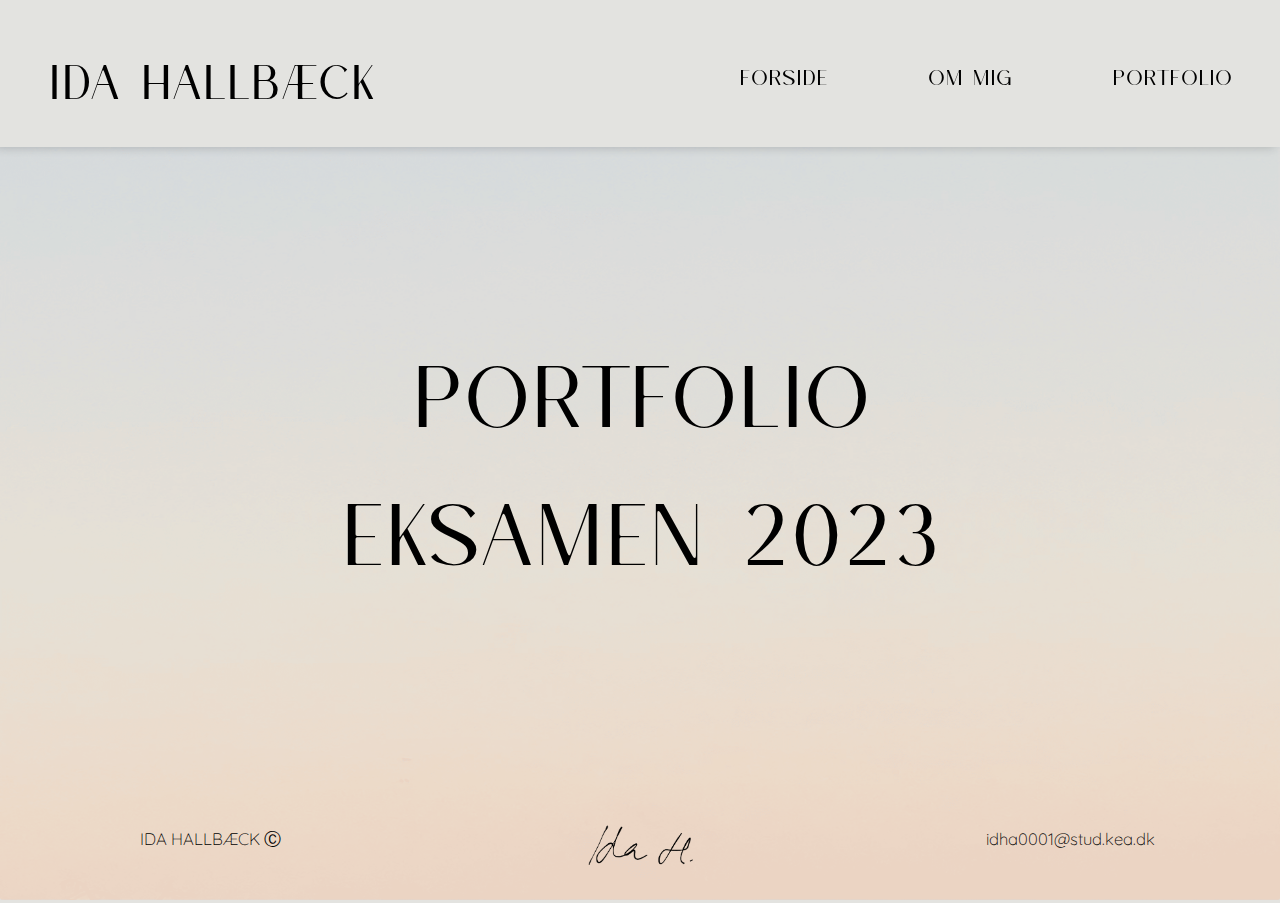
<file: index.html>
<!DOCTYPE html>
<html lang="da">

<head>
    <meta charset="UTF-8">
    <meta http-equiv="X-UA-Compatible" content="IE=edge">
    <meta name="viewport" content="width=device-width, initial-scale=1.0">
    <meta name="robots" content="noindex, nofollow">
    <link rel="icon" type="image/icon" href="img/favicon.ico">    
    <link rel="stylesheet" href="css/style.css">
    <title>FORSIDE</title>
</head>

<body>
<header>
        <nav class="navbar">
        <a href="index.html" class="logo">IDA HALLBÆCK</a>

            <ul class="nav-menu">

                <li class="nav-item">
                    <a href="index.html" class="nav-link">FORSIDE</a>
                </li>

                <li class="nav-item">
                    <a href="about.html" class="nav-link">OM MIG</a>
                </li>

                <li class="nav-item dropdown">
                <a href="portfolio.html" class="nav-link">PORTFOLIO</a>

                <div class="dropdown-content">
                  <a href="portfolio.html#T1">STUDIESTARTSPRØVE</a>
                  <a href="portfolio.html#T2">GRUNDLÆGGENDE WEB</a>
                  <a href="portfolio.html#T3">GRUNDLÆGGENDE UX</a>
                  <a href="portfolio.html#T4">GRUNDLÆGGENDE ANIMATION</a>
                  <a href="portfolio.html#T5">GRUNDLÆGGENDE INDHOLD (1/2)</a>
                  <a href="portfolio.html#T6">GRUNDLÆGGENDE INDHOLD (2/2)</a>
                </div>
            </li>
            </ul>

            <div class="hamburger">
                <span class="bar"></span>
                <span class="bar"></span>
            </div>
        </nav>
</header>


<main>
<div class="forside">
    <img src="img/background.png" alt="Baggrund">
    <h2 class="fade-in">PORTFOLIO EKSAMEN 2023</h2>
</div>
</main>


<div class="forside-footer">
    <footer>
        <div class="footer-grid">

          <div class="footeritem">
            <p>IDA HALLBÆCK Ⓒ</p>
          </div>

          <div class="footeritem">
            <a href="index.html">
              <img src="img/signature.png" alt="Signature">
            </a>
          </div>
          <div class="footeritem">
            <a href="mailto:idha0001@stud.kea.dk">idha0001@stud.kea.dk</a>
          </div>
        </div>
      </footer>
</div>


<script src="script/script.js"></script>

</body>
</html>
</file>
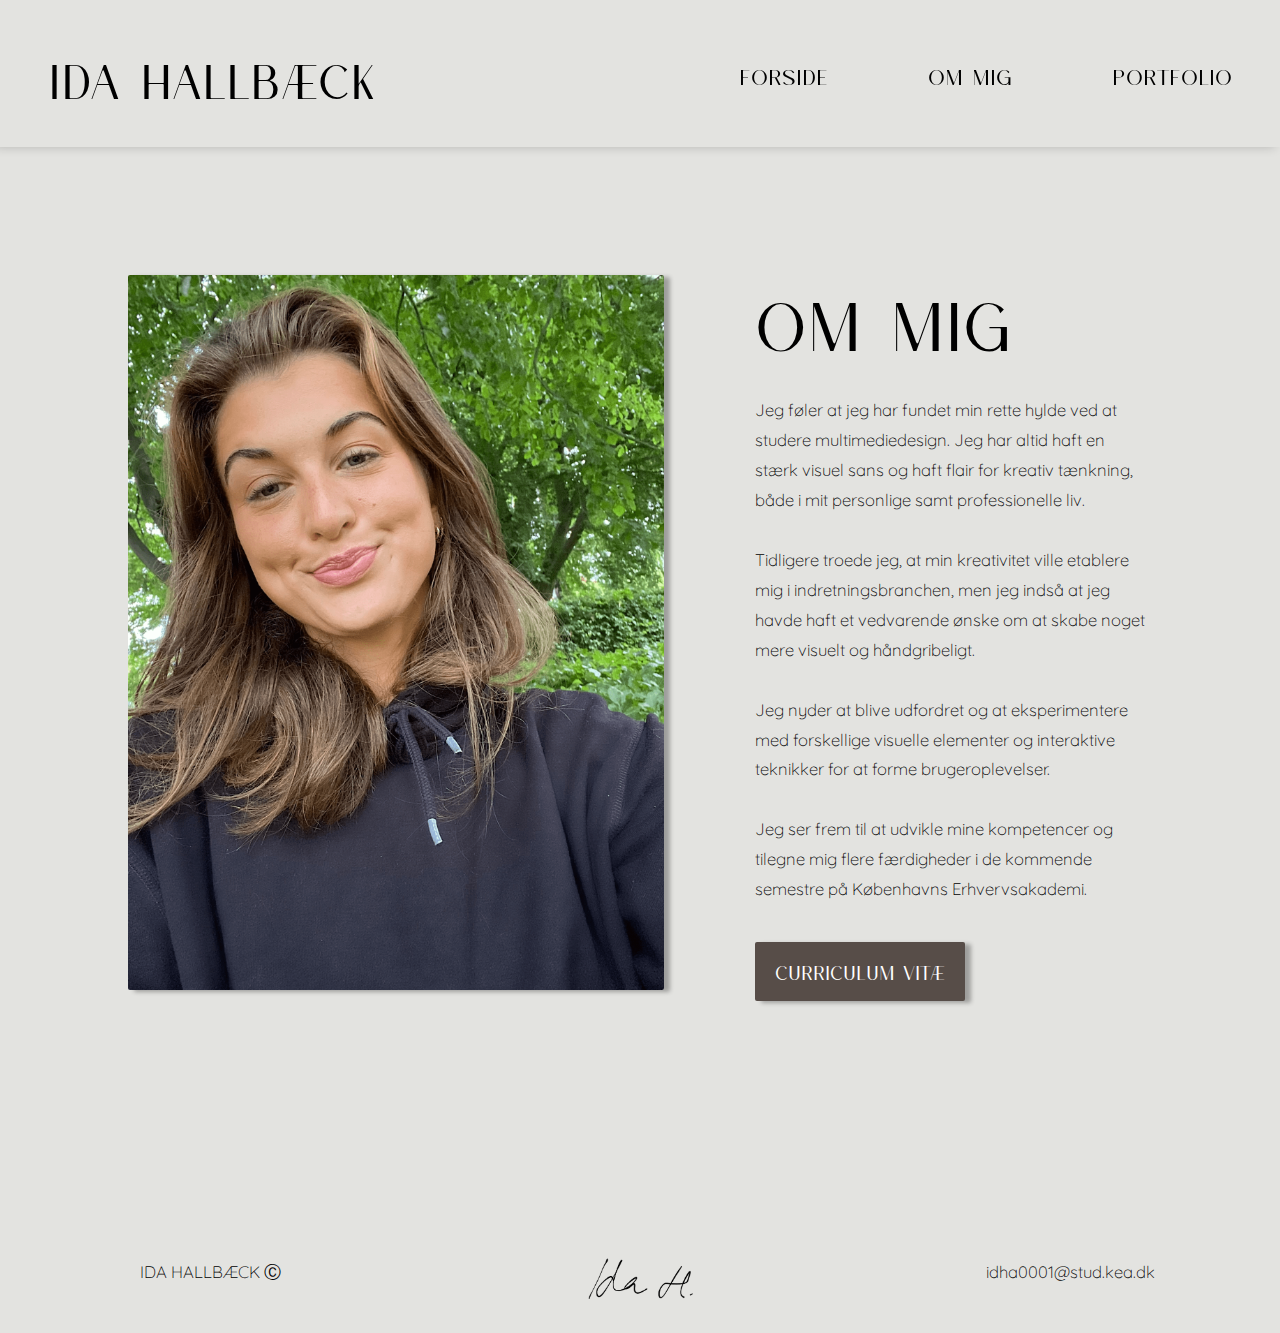
<file: about.html>
<!DOCTYPE html>
<html lang="da">

<head>
    <meta charset="UTF-8">
    <meta http-equiv="X-UA-Compatible" content="IE=edge">
    <meta name="viewport" content="width=device-width, initial-scale=1.0">
    <meta name="robots" content="noindex, nofollow">
    <link rel="icon" type="image/icon" href="img/favicon.ico">    
    <link rel="stylesheet" href="css/style.css">
    <title>OM MIG</title>
</head>

<body>
<header>
        <nav class="navbar">
        <a href="index.html" class="logo">IDA HALLBÆCK</a>

            <ul class="nav-menu">

                <li class="nav-item">
                    <a href="index.html" class="nav-link">FORSIDE</a>
                </li>

                <li class="nav-item">
                    <a href="about.html" class="nav-link">OM MIG</a>
                </li>

                <li class="nav-item dropdown">
                <a href="portfolio.html" class="nav-link">PORTFOLIO</a>

                <div class="dropdown-content">
                  <a href="portfolio.html#T1">STUDIESTARTSPRØVE</a>
                  <a href="portfolio.html#T2">GRUNDLÆGGENDE WEB</a>
                  <a href="portfolio.html#T3">GRUNDLÆGGENDE UX</a>
                  <a href="portfolio.html#T4">GRUNDLÆGGENDE ANIMATION</a>
                  <a href="portfolio.html#T5">GRUNDLÆGGENDE INDHOLD (1/2)</a>
                  <a href="portfolio.html#T6">GRUNDLÆGGENDE INDHOLD (2/2)</a>
                </div>
            </li>
            </ul>

            <div class="hamburger">
                <span class="bar"></span>
                <span class="bar"></span>
            </div>
        </nav>
</header>


<main>

    <section id="portrait">
        <div class="portrait-grid">
            <div class="grid-item1">
                    <img src="img/portrait.png" alt="Portrait of Ida">
            </div>
            <div class="grid-item2">
                <h1>OM MIG</h1>
                <p>Jeg føler at jeg har fundet min rette hylde ved at studere multimediedesign. Jeg har altid haft en stærk visuel sans og haft flair for kreativ tænkning, både i mit personlige samt professionelle liv.
                <br>
                <br>
                Tidligere troede jeg, at min kreativitet ville etablere mig i indretningsbranchen, men jeg indså at jeg havde haft et vedvarende ønske om at skabe noget mere visuelt og håndgribeligt.
                <br>
                <br>
                Jeg nyder at blive udfordret og at eksperimentere med forskellige visuelle elementer og interaktive teknikker for at forme brugeroplevelser. 
                <br>
                <br>
                Jeg ser frem til at udvikle mine kompetencer og tilegne mig flere færdigheder i de kommende semestre på Københavns Erhvervsakademi.</p>
                <br>
                <br>
                <button id="cv-button">CURRICULUM VITÆ</button>
            </div>
        </div>
    </section>   

</main>

<footer>
  <div class="footer-grid">
    <div class="grid-item">
      <p>IDA HALLBÆCK Ⓒ</p>
    </div>
    <div class="grid-item">
      <a href="index.html">
        <img src="img/signature.png" alt="Signature">
      </a>
    </div>
    <div class="grid-item">
      <a href="mailto:idha0001@stud.kea.dk">idha0001@stud.kea.dk</a>
    </div>
  </div>
</footer>

<script src="script/script.js"></script>
  
</body>
</html>
</file>
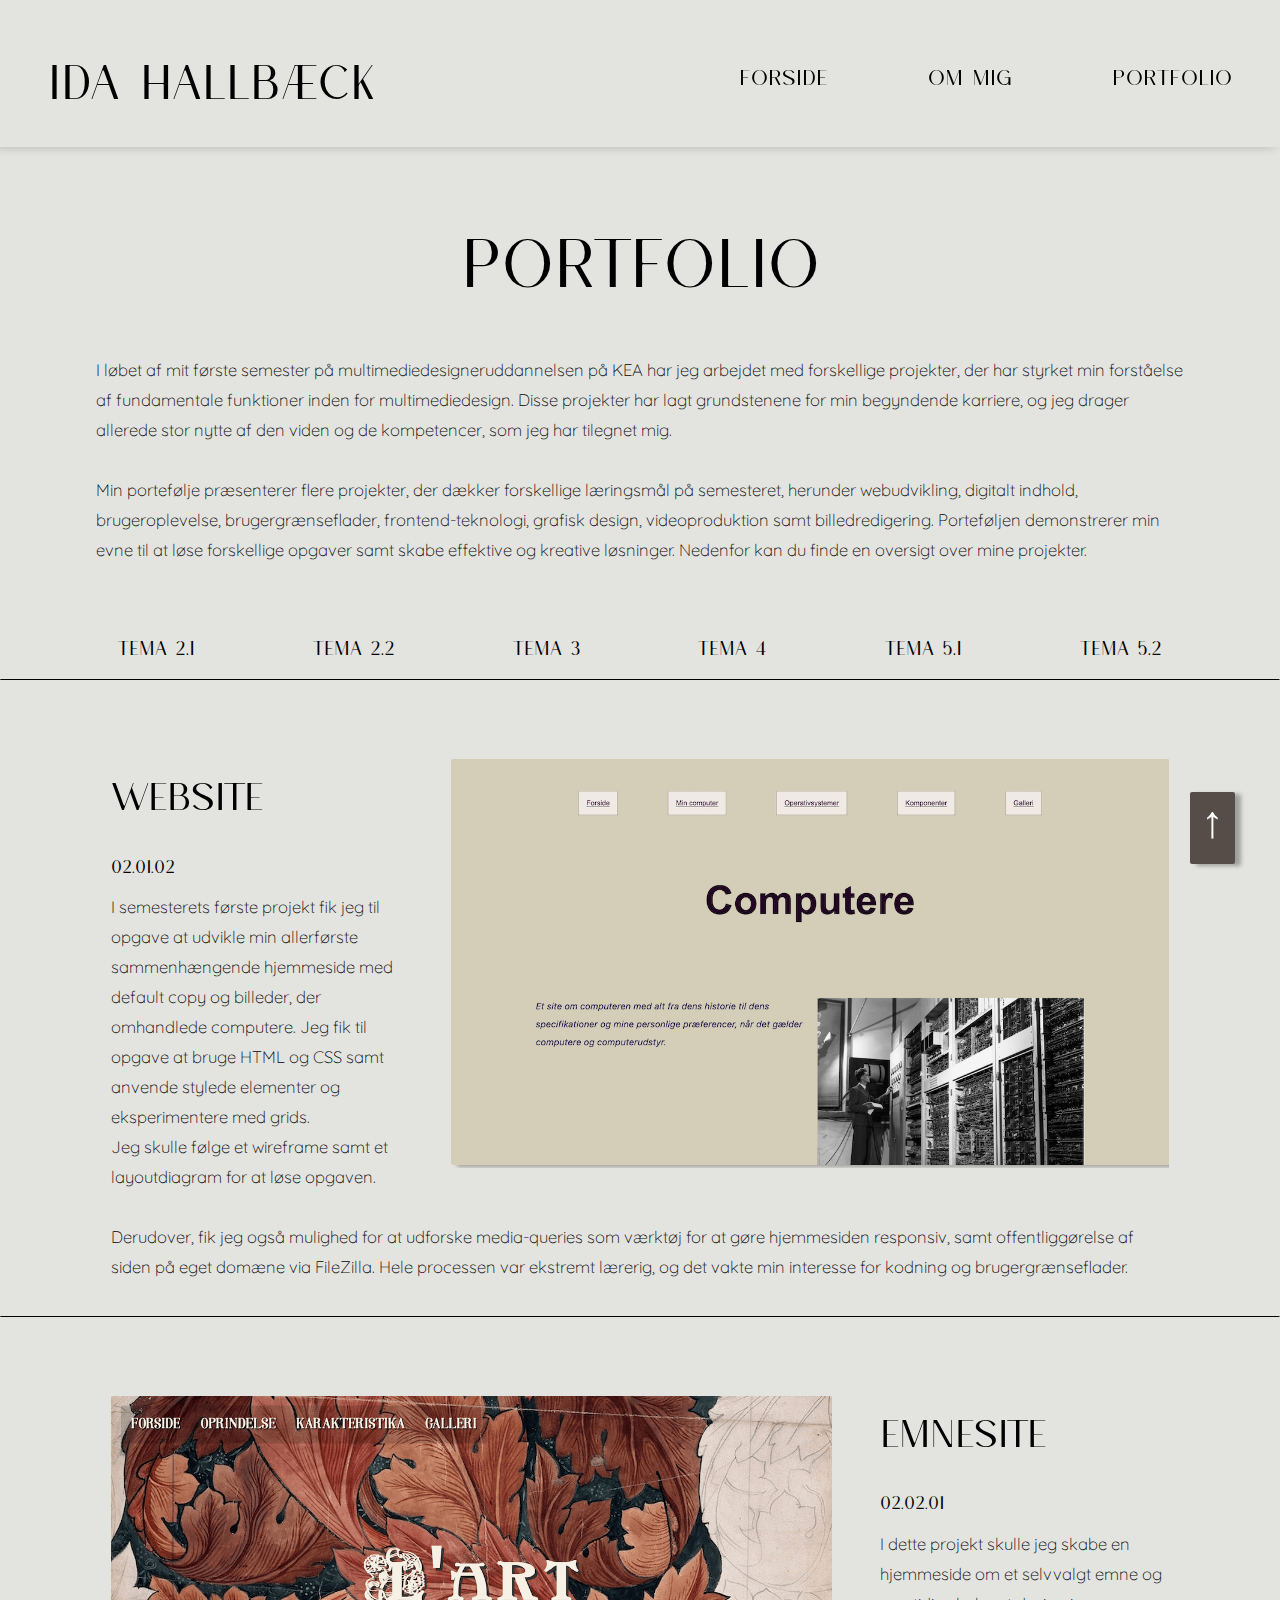
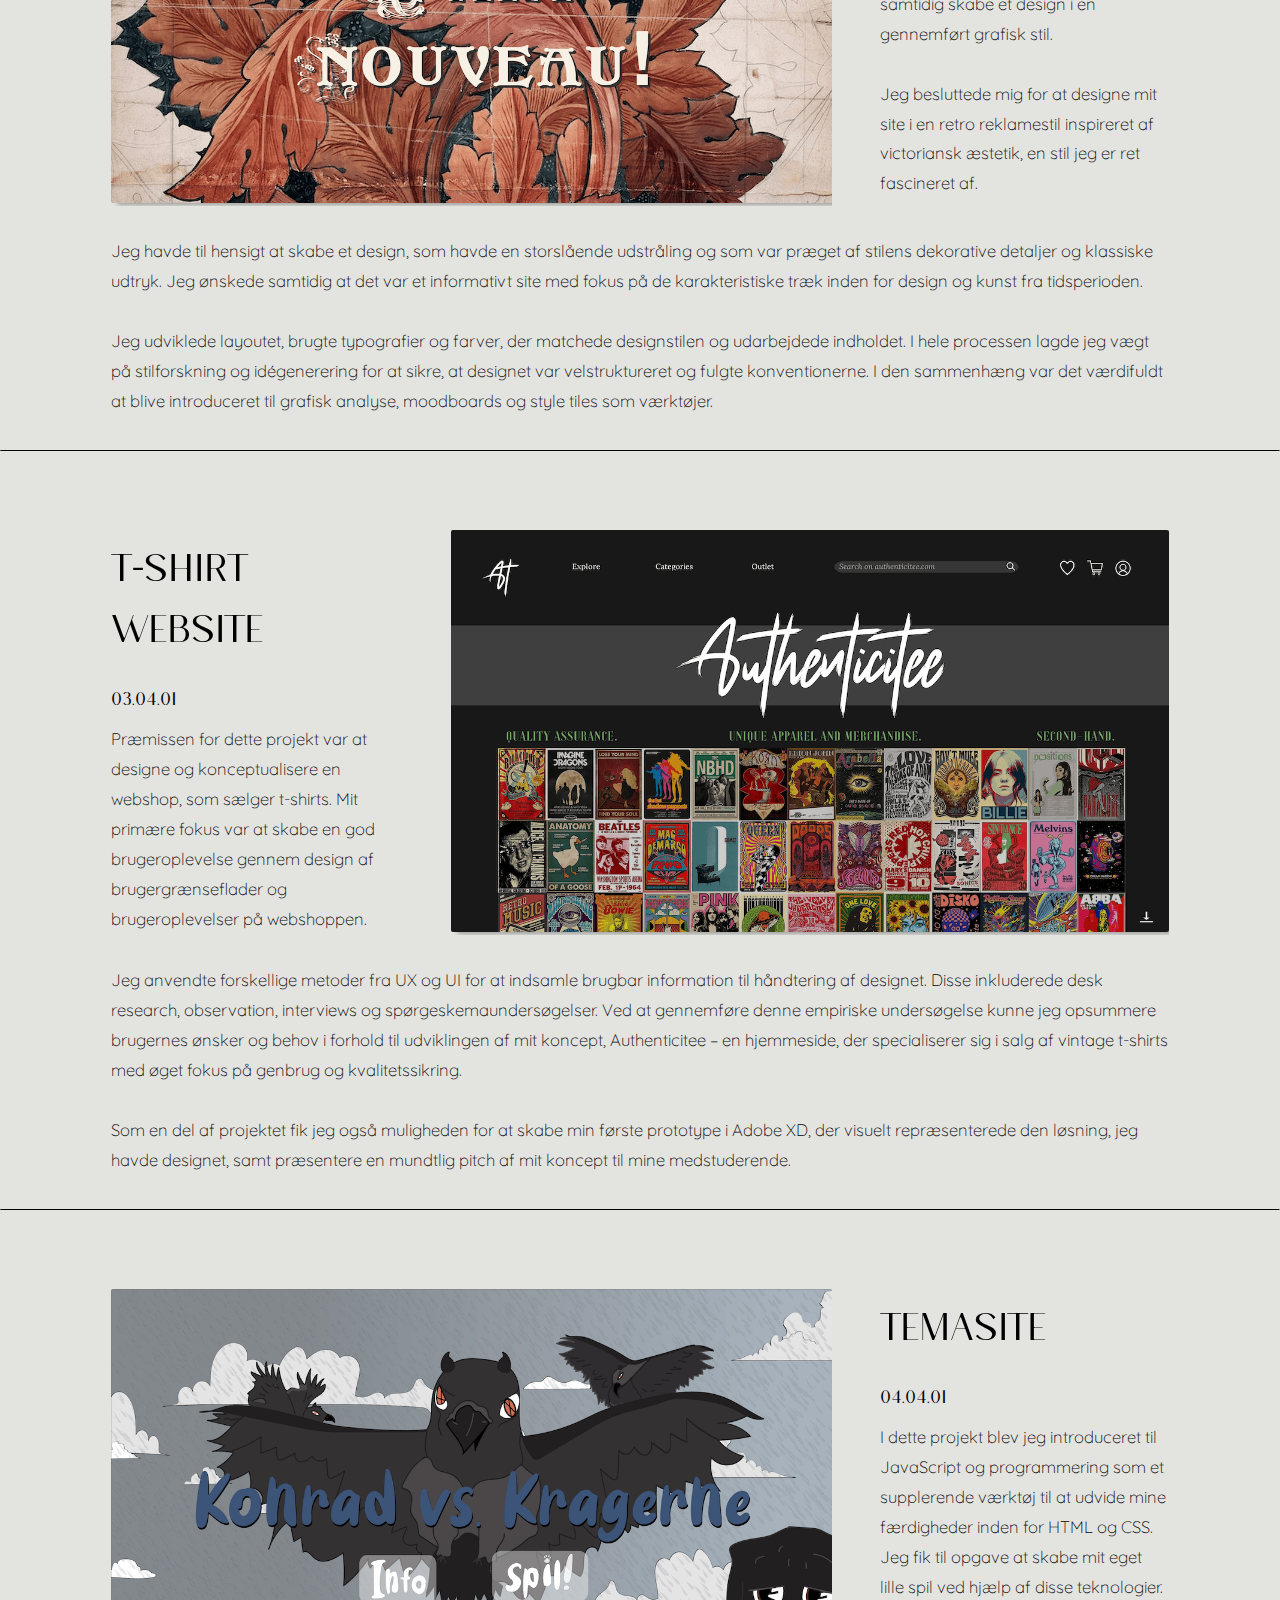
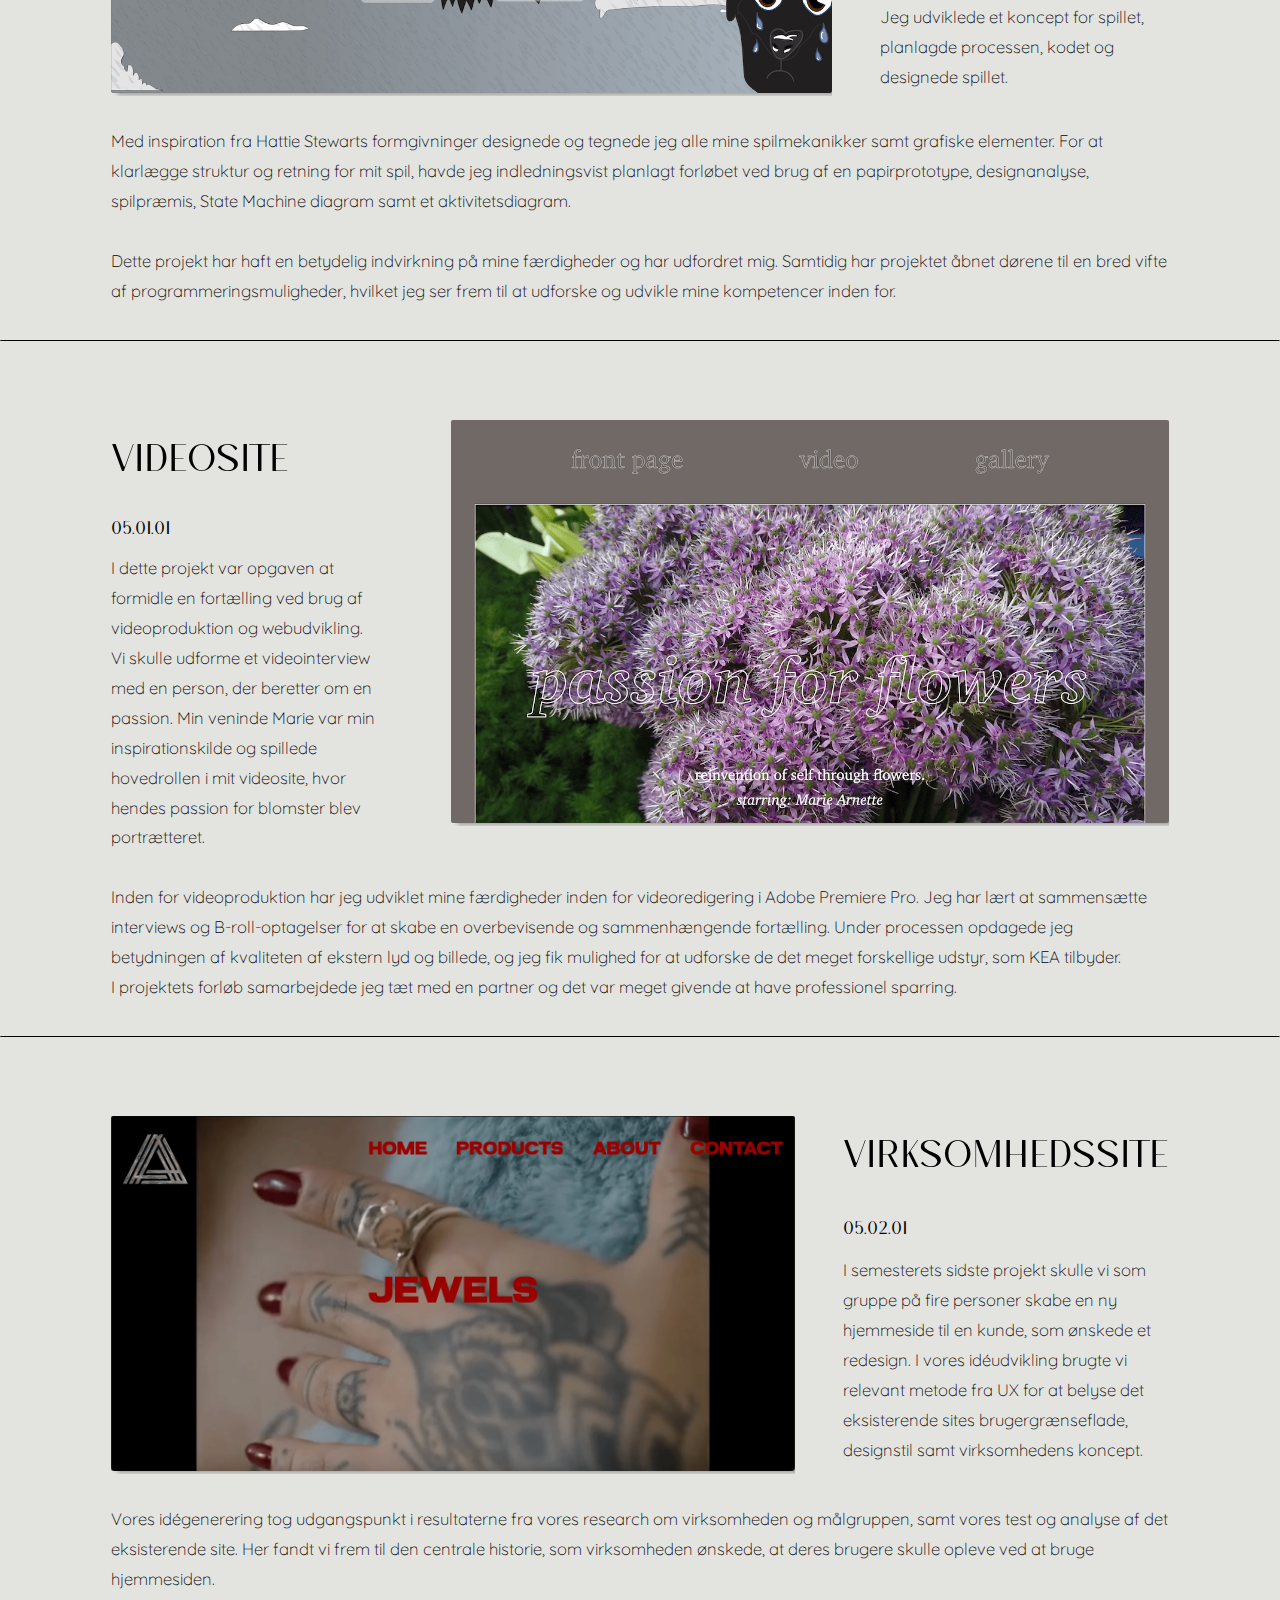
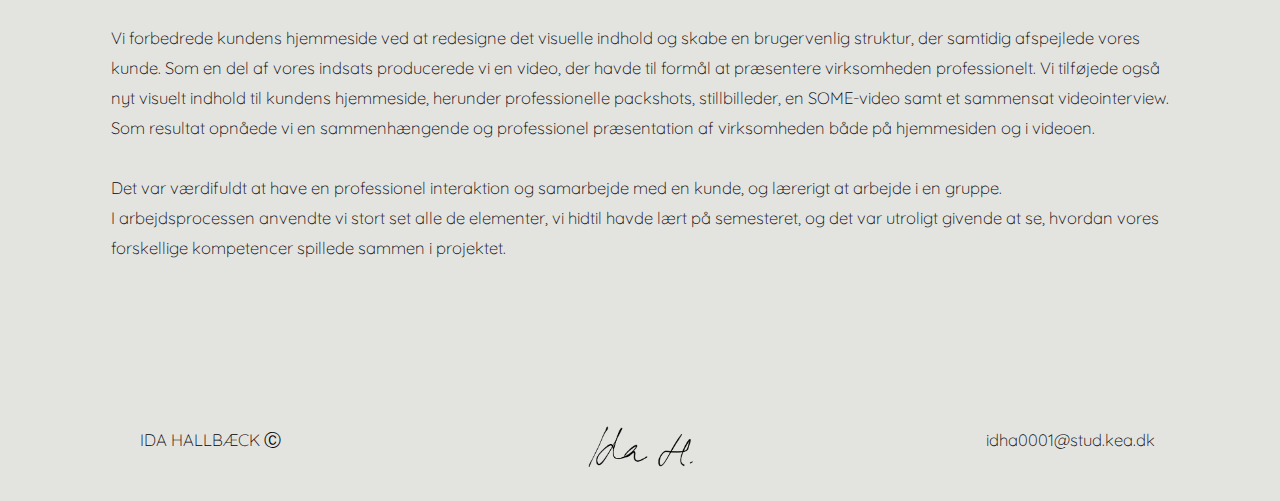
<file: portfolio.html>
<!DOCTYPE html>
<html lang="da">
  <head>
    <meta charset="UTF-8" />
    <meta http-equiv="X-UA-Compatible" content="IE=edge" />
    <meta name="viewport" content="width=device-width, initial-scale=1.0" />
    <meta name="robots" content="noindex, nofollow" />
    <link rel="icon" type="image/icon" href="img/favicon.ico" />
    <link rel="stylesheet" href="css/style.css" />
    <title>PORTFOLIO</title>
  </head>

  <!-- HEADER -->

  <body>
    <header>
      <nav class="navbar">
        <a href="index.html" class="logo">IDA HALLBÆCK</a>

        <ul class="nav-menu">
          <li class="nav-item">
            <a href="index.html" class="nav-link">FORSIDE</a>
          </li>

          <li class="nav-item">
            <a href="about.html" class="nav-link">OM MIG</a>
          </li>

          <li class="nav-item dropdown">
            <a href="portfolio.html" class="nav-link">PORTFOLIO</a>

            <div class="dropdown-content">
              <a href="portfolio.html#T1">STUDIESTARTSPRØVE</a>
              <a href="portfolio.html#T2">GRUNDLÆGGENDE WEB</a>
              <a href="portfolio.html#T3">GRUNDLÆGGENDE UX</a>
              <a href="portfolio.html#T4">GRUNDLÆGGENDE ANIMATION</a>
              <a href="portfolio.html#T5">GRUNDLÆGGENDE INDHOLD (1/2)</a>
              <a href="portfolio.html#T6">GRUNDLÆGGENDE INDHOLD (2/2)</a>
            </div>
          </li>
        </ul>

        <!-- BURGERMENU -->

        <div class="hamburger">
          <span class="bar"></span>
          <span class="bar"></span>
        </div>
      </nav>
    </header>

    <main>
      <!-- INTRODUKTION -->

      <div class="intro">
        <h1>PORTFOLIO</h1>
        <p>
          I løbet af mit første semester på multimediedesigneruddannelsen på KEA
          har jeg arbejdet med forskellige projekter, der har styrket min
          forståelse af fundamentale funktioner inden for multimediedesign.
          Disse projekter har lagt grundstenene for min begyndende karriere, og
          jeg drager allerede stor nytte af den viden og de kompetencer, som jeg
          har tilegnet mig.
          <br />
          <br />
          Min portefølje præsenterer flere projekter, der dækker forskellige
          læringsmål på semesteret, herunder webudvikling, digitalt indhold,
          brugeroplevelse, brugergrænseflader, frontend-teknologi, grafisk
          design, videoproduktion samt billedredigering. Porteføljen
          demonstrerer min evne til at løse forskellige opgaver samt skabe
          effektive og kreative løsninger. Nedenfor kan du finde en oversigt
          over mine projekter.
        </p>
      </div>

      <!-- LOKALMENU -->

      <div class="localnavbar">
        <a href="#T1" class="tema">TEMA 2.1</a>
        <a href="#T2" class="tema">TEMA 2.2</a>
        <a href="#T3" class="tema">TEMA 3</a>
        <a href="#T4" class="tema">TEMA 4</a>
        <a href="#T5" class="tema">TEMA 5.1</a>
        <a href="#T6" class="tema">TEMA 5.2</a>
      </div>

      <!-- TO-TOP KNAP -->

      <a href="#top" class="scroll-up">↑</a>

      <!-- TEMA 1 -->

      <br id="T1" />
      <hr />

      <section class="projects-grid1">
        <div class="grid-item1">
          <h3>WEBSITE</h3>
          <span>02.01.02</span>

          <p>
            I semesterets første projekt fik jeg til opgave at udvikle min
            allerførste sammenhængende hjemmeside med default copy og billeder,
            der omhandlede computere. Jeg fik til opgave at bruge HTML og CSS
            samt anvende stylede elementer og eksperimentere med grids.
            <br />
            Jeg skulle følge et wireframe samt et layoutdiagram for at løse
            opgaven.
          </p>
        </div>

        <div class="grid_item2">
          <div class="zoom">
            <a href="https://computere.netlify.app/" target="_blank">
              <img
                src="img/T1.png"
                alt="Studiestartsprøve – Computere (link)"
              />
            </a>
          </div>
        </div>
      </section>

      <div class="paragraf">
        <p>
          Derudover, fik jeg også mulighed for at udforske media-queries som
          værktøj for at gøre hjemmesiden responsiv, samt offentliggørelse af
          siden på eget domæne via FileZilla. Hele processen var ekstremt
          lærerig, og det vakte min interesse for kodning og brugergrænseflader.
        </p>
      </div>

      <!-- TEMA 2 -->

      <br id="T2" />
      <hr />

      <section class="projects-grid2">
        <div class="grid-item1">
          <div class="zoom">
            <a href="https://artenoveau.netlify.app/" target="_blank">
              <img
                src="img/T2.png"
                alt="Grundlæggende web – Art Nouveau (link)"
              />
            </a>
          </div>
        </div>

        <div class="grid-item2">
          <h3>EMNESITE</h3>
          <span>02.02.01</span>

          <p>
            I dette projekt skulle jeg skabe en hjemmeside om et selvvalgt emne
            og samtidig skabe et design i en gennemført grafisk stil.
            <br />
            <br />
            Jeg besluttede mig for at designe mit site i en retro reklamestil
            inspireret af victoriansk æstetik, en stil jeg er ret fascineret af.
          </p>

          <p></p>
        </div>
      </section>

      <div class="paragraf">
        <p>
          Jeg havde til hensigt at skabe et design, som havde en storslående
          udstråling og som var præget af stilens dekorative detaljer og
          klassiske udtryk. Jeg ønskede samtidig at det var et informativt site
          med fokus på de karakteristiske træk inden for design og kunst fra
          tidsperioden.
          <br />
          <br />
          Jeg udviklede layoutet, brugte typografier og farver, der matchede
          designstilen og udarbejdede indholdet. I hele processen lagde jeg vægt
          på stilforskning og idégenerering for at sikre, at designet var
          velstruktureret og fulgte konventionerne. I den sammenhæng var det
          værdifuldt at blive introduceret til grafisk analyse, moodboards og
          style tiles som værktøjer.
        </p>
      </div>

      <!-- TEMA 3 -->

      <br id="T3" />
      <hr />

      <section class="projects-grid1">
        <div class="grid-item1">
          <h3>T-SHIRT WEBSITE</h3>
          <span>03.04.01</span>

          <p>
            Præmissen for dette projekt var at designe og konceptualisere en
            webshop, som sælger t-shirts. Mit primære fokus var at skabe en god
            brugeroplevelse gennem design af brugergrænseflader og
            brugeroplevelser på webshoppen.
          </p>
        </div>

        <div class="grid_item2">
          <div class="zoom">
            <a
              href="https://xd.adobe.com/view/da7b5d0c-b255-4711-8e43-428de43bd4b4-8f28/screen/f03cdc2f-2585-4b37-a641-de7249475e7e?fullscreen"
              target="_blank"
            >
              <img
                src="img/T3.png"
                alt="Grundlæggende UX – Authenticitee (XD link)"
              />
            </a>
          </div>
        </div>
      </section>

      <div class="paragraf">
        <p>
          Jeg anvendte forskellige metoder fra UX og UI for at indsamle brugbar
          information til håndtering af designet. Disse inkluderede desk
          research, observation, interviews og spørgeskemaundersøgelser. Ved at
          gennemføre denne empiriske undersøgelse kunne jeg opsummere brugernes
          ønsker og behov i forhold til udviklingen af mit koncept,
          Authenticitee – en hjemmeside, der specialiserer sig i salg af vintage
          t-shirts med øget fokus på genbrug og kvalitetssikring.
          <br />
          <br />
          Som en del af projektet fik jeg også muligheden for at skabe min
          første prototype i Adobe XD, der visuelt repræsenterede den løsning,
          jeg havde designet, samt præsentere en mundtlig pitch af mit koncept
          til mine medstuderende.
        </p>
      </div>

      <!-- TEMA 4 -->

      <br id="T4" />
      <hr />

      <section class="projects-grid2">
        <div class="grid-item1">
          <div class="zoom">
            <a
              href="https://konrad-vs-kragerne.netlify.app/spil"
              target="_blank"
            >
              <img
                src="img/T4.png"
                alt="Grundlæggende animation – Konrad og Kragerne (link)"
              />
            </a>
          </div>
        </div>

        <div class="grid-item2">
          <h3>TEMASITE</h3>
          <span>04.04.01</span>

          <p>
            I dette projekt blev jeg introduceret til JavaScript og
            programmering som et supplerende værktøj til at udvide mine
            færdigheder inden for HTML og CSS. Jeg fik til opgave at skabe mit
            eget lille spil ved hjælp af disse teknologier. Jeg udviklede et
            koncept for spillet, planlagde processen, kodet og designede
            spillet.
          </p>
        </div>
      </section>

      <div class="paragraf">
        <p>
          Med inspiration fra Hattie Stewarts formgivninger designede og tegnede
          jeg alle mine spilmekanikker samt grafiske elementer. For at klarlægge
          struktur og retning for mit spil, havde jeg indledningsvist planlagt
          forløbet ved brug af en papirprototype, designanalyse, spilpræmis,
          State Machine diagram samt et aktivitetsdiagram.
          <br />
          <br />
          Dette projekt har haft en betydelig indvirkning på mine færdigheder og
          har udfordret mig. Samtidig har projektet åbnet dørene til en bred
          vifte af programmeringsmuligheder, hvilket jeg ser frem til at
          udforske og udvikle mine kompetencer inden for.
        </p>
      </div>

      <!-- TEMA 5 (1) -->

      <br id="T5" />
      <hr />

      <section class="projects-grid1">
        <div class="grid-item1">
          <h3>VIDEOSITE</h3>
          <span>05.01.01</span>

          <p>
            I dette projekt var opgaven at formidle en fortælling ved brug af
            videoproduktion og webudvikling. <br />
            Vi skulle udforme et videointerview med en person, der beretter om
            en passion. Min veninde Marie var min inspirationskilde og spillede
            hovedrollen i mit videosite, hvor hendes passion for blomster blev
            portrætteret.
          </p>
        </div>

        <div class="grid_item2">
          <div class="zoom">
            <a href="https://passionforflowers.netlify.app/" target="_blank">
              <img
                src="img/T5.1.png"
                alt="Videosite – Passion for Flowers (link)"
              />
            </a>
          </div>
        </div>
      </section>

      <div class="paragraf">
        <p>
          Inden for videoproduktion har jeg udviklet mine færdigheder inden for
          videoredigering i Adobe Premiere Pro. Jeg har lært at sammensætte
          interviews og B-roll-optagelser for at skabe en overbevisende og
          sammenhængende fortælling. Under processen opdagede jeg betydningen af
          kvaliteten af ekstern lyd og billede, og jeg fik mulighed for at
          udforske de det meget forskellige udstyr, som KEA tilbyder.
          <br />
          I projektets forløb samarbejdede jeg tæt med en partner og det var
          meget givende at have professionel sparring.
        </p>
      </div>

      <!-- TEMA 5 (2) -->

      <br id="T6" />
      <hr />

      <section class="projects-grid2">
        <div class="grid-item1">
          <div class="zoom">
            <a href="https://azadjewls.netlify.app/index.html" target="_blank">
              <img
                src="img/T5.2.png"
                alt="virksomhedssite – Azad Demir redesign (link)"
              />
            </a>
          </div>
        </div>

        <div class="grid-item2">
          <h3>VIRKSOMHEDSSITE</h3>
          <span>05.02.01</span>

          <p>
            I semesterets sidste projekt skulle vi som gruppe på fire personer
            skabe en ny hjemmeside til en kunde, som ønskede et redesign. I
            vores idéudvikling brugte vi relevant metode fra UX for at belyse
            det eksisterende sites brugergrænseflade, designstil samt
            virksomhedens koncept.
          </p>
        </div>
      </section>

      <div class="paragraf">
        <p>
          Vores idégenerering tog udgangspunkt i resultaterne fra vores research
          om virksomheden og målgruppen, samt vores test og analyse af det
          eksisterende site. Her fandt vi frem til den centrale historie, som
          virksomheden ønskede, at deres brugere skulle opleve ved at bruge
          hjemmesiden.
          <br />
          <br />
          Vi forbedrede kundens hjemmeside ved at redesigne det visuelle indhold
          og skabe en brugervenlig struktur, der samtidig afspejlede vores
          kunde. Som en del af vores indsats producerede vi en video, der havde
          til formål at præsentere virksomheden professionelt. Vi tilføjede også
          nyt visuelt indhold til kundens hjemmeside, herunder professionelle
          packshots, stillbilleder, en SOME-video samt et sammensat
          videointerview. Som resultat opnåede vi en sammenhængende og
          professionel præsentation af virksomheden både på hjemmesiden og i
          videoen.
          <br />
          <br />
          Det var værdifuldt at have en professionel interaktion og samarbejde
          med en kunde, og lærerigt at arbejde i en gruppe.
          <br />
          I arbejdsprocessen anvendte vi stort set alle de elementer, vi hidtil
          havde lært på semesteret, og det var utroligt givende at se, hvordan
          vores forskellige kompetencer spillede sammen i projektet.
        </p>
      </div>

      <br />
    </main>

    <footer>
      <div class="footer-grid">
        <div class="grid-item">
          <p>IDA HALLBÆCK Ⓒ</p>
        </div>
        <div class="grid-item">
          <a href="index.html">
            <img src="img/signature.png" alt="Signature" />
          </a>
        </div>
        <div class="grid-item">
          <a href="mailto:idha0001@stud.kea.dk">idha0001@stud.kea.dk</a>
        </div>
      </div>
    </footer>

    <script src="script/script.js"></script>
  </body>
</html>
</file>
<file: css/style.css>
/* BASICS */

* {
    padding: 0;
    margin: 0;
    box-sizing: border-box;
    scroll-behavior:smooth;
    font-family: Breadly;
    font-weight: lighter;
}

body {
    margin: 0;
    padding: 0;
    display: flex;
    flex-direction: column;
    min-height: 100vh;
}

hr {
    margin-bottom: 3%;
    border-bottom: 1px solid black;
    border-top: transparent;
}

html {
    background-color: #E3E3E0;
}

@font-face {
    font-family: Breadly;
    src: url(../font/BreadleySans.ttf);
}

@font-face {
    font-family: Quicksand;
    src: url(../font/Quicksand.ttf);
}

hr {
    margin-bottom: 5%;
}

li {
    list-style: none;
}

span {
    font-size: 1.5em;
    display: block;
    margin-bottom: 5%;
}

a {
    color: black;
    text-decoration: none;
}

p {
    font-size: 1.3cqw;
    font-family: Quicksand;
    line-height: 180%;
}

h1 {
    font-size: 7cqw;
    margin-bottom: 10%;
    line-height: 80px;
}

h2 {
    position: absolute;
    top: 50%;
    left: 50%;
    text-align: center;
    transform: translate(-50%, -50%);
    font-size: 9cqw;
    color: black;
}

h3 {
    font-size: 4cqw;
    margin-bottom: 10%;
}

img, video {
    width: 100%;
    box-shadow: 6px 2px 4px rgba(0, 0, 0, 0.3);
    border-radius: 2px;
}

/* BURGERMENU */

.hamburger {
    display: none;
    cursor: pointer;
}

.bar {
    display: block;
    width: 30px;
    height: 2px;
    margin: 7px;
    transition: all 0.5s ease-in-out;
    background-color: black;
}

/* LOCALNAVBAR (+AFSTAND) */

#T1, #T2, #T3, #T4, #T5, #T6 {
    margin-top: 4%;
}

.localnavbar {
    display: flex;
    justify-content: space-evenly;
    align-items: center;
    font-size: 2cqw;
    text-align: center;
    padding-top: 5%;
}

.localnavbar a:hover{
    text-decoration: underline;
}

/* HEADER */

header {
    position: sticky;
    top: 0;
    background-color: transparent;
    padding: 10px;
    z-index: 100;
    transition: background-color 1s;
}
  
header.scrolled {
    background-color: #E3E3E0;
    box-shadow: -5px 0px 10px rgba(0, 0, 0, 0.2);
}

header:hover {
    background-color: #E3E3E0;
    box-shadow: -5px 0px 10px rgba(0, 0, 0, 0.2);
}


.logo {
    font-size: 5cqw;
}

.header {
    font-size: 5cqw;
    margin-bottom: 10%;
}

.logo:hover {
    color: black;
}

.nav-link {
    font-size: 2.3cqw;
}

.nav-link:hover {
    text-decoration: underline;
    color: black;
}

/* NAVIGATION */

.navbar {
    font-family: Breadly;
    display: flex;
    justify-content: space-between;
    align-items: center;
    padding: 2%;
    margin-left: 1%;
    margin-right: 1%;
}

.nav-menu {
    position: sticky;
    display: flex;
    justify-content: space-between;
    align-items: center;
    gap: 100px;
}

/* DROP-DOWN MENU */

.dropdown-content {
    display: none;
    list-style: none;
    position: absolute;
    left: 30%;
    z-index: 1;
    width: 80%;
    padding: 10%;
    background-color: #E3E3E0;
    box-shadow: -5px 4px 4px rgba(0, 0, 0, 0.2);
}

.dropdown-content a {
    display: list-item;
    font-size: 1.8cqw;
    line-height: 180%;
    text-align: right;
}

.dropdown:hover .dropdown-content {
    display: block;
    font-size: 1.5cqw;
    right: 0;
    line-height: 50px;
    text-align: right;
}

.dropdown a:hover {
    text-decoration: underline;
}

.local_link {
    display: flex;
    color: black;
    justify-content: right;
    font-size: 2cqw;
    margin-right: 3%;
    padding: 0.75%;
}

.local_link:hover {
    text-decoration: underline;
}


/* INDEX.HTML */

.forside {
    position: absolute;
    top: 0;
    left: 0;
    width: 100%;
    height: 100vh;
    margin: 0;
    padding: 0;
    z-index: -1;
}
  
.forside img {
    width: 100%;
    height: 100%;
    opacity: 40%;
    object-fit:initial;
    box-shadow: none;
} 

.fade-in {
    animation: fade-in 3s;
}

@keyframes fade-in {
    0% {
        opacity: 0;
    }
    100% {
        opacity: 1;
    }
}

.forside-footer {
    position: absolute;
    bottom: 0;
}

/* IMG ZOOM */

.zoom {
    overflow: hidden;
}
  
.zoom img {
    transition: transform 1s ease;
}
  
.zoom:hover img {
    transform: scale(1.05);
    cursor: pointer;
    opacity: 90%;
}  

/* INTRO */

.intro h1 {
    text-align: center;
    font-size: 7cqw;
    margin: 5%;
}

.intro p {
    text-align: left;
    max-width: 85%;
    margin: 0 auto;
    line-height: 180%;
}

/* PORTFOLIO.HTML */

.projects-grid1 {
    max-width: 85%;
    padding-top: 20%;
    display: grid;
    justify-content: space-evenly;
    grid-template-columns: 1fr 2.5fr;
    gap: 5%;
    padding: 15px;
    text-align: left;
    margin: auto;
    list-style: none;
}

.projects-grid2 {
    max-width: 85%;
    padding-top: 20%;
    display: grid;
    justify-content: space-evenly;
    grid-template-columns: 2.5fr 1fr;
    gap: 3em;
    padding: 15px;
    text-align: left;
    margin: auto;
    list-style: none;
}

.projects img:hover {
    opacity: 80%;
}

.paragraf {
    max-width: 85%;
    gap: 5%;
    padding: 15px;
    text-align: left;
    margin: auto;
}

/* ABOUT.HTML*/

.portrait-grid {
    display: grid;
    grid-template-columns: 1.5fr 1fr;
    align-items:flex-start;
    gap: 2em;
    padding: 10%;
    text-align: left;
}

.portrait-grid img {
    width: 90%;
    height: auto;
}

/* CV-KNAP */

button {
    font-size: 2cqw;
    color: white;
    padding-top: 3%;
    padding-bottom: 4%;
    padding-right: 5%;
    padding-left: 5%;
    border: none;
    background-color: #574D48;
    box-shadow: 6px 2px 4px rgba(0, 0, 0, 0.3);
    border-radius: 2px;
}

button:hover {
    cursor: pointer;
    background-color: #473f3b;
}

/* SCROLL-TOP */

.scroll-up {
    position: fixed;
    font-size: 5vh;
    bottom: 4vh;
    right: 5vh;
    width: 5vh;
    height: 8vh;
    background-color: #574D48;
    color: white;
    text-align: center;
    align-items: center;
    cursor: pointer;
    box-shadow: 6px 2px 4px rgba(0, 0, 0, 0.3);
    border-radius: 2px;
    z-index: 2;
}
  
.scroll-up:hover {
    background-color: #473f3b;
}
  
/* FOOTER */

footer {
    margin-top: 10%;
    margin-bottom: 2%;
    text-align: center;
}

.footer-grid {
    display: grid;
    grid-template-columns: 1fr 1fr 1fr;
    grid-gap: 10px;
}

footer img {
    width: 25%;
    box-shadow: none;
}

footer a, footer p {
    font-size: 1.3cqw;
    font-family: Quicksand;
    line-height: 180%;
}








/* RESPONSIVITET -1000PX */

@media (max-width: 1000px){

    p {
        font-size: 3.5cqw;
    }

    h1 {
        font-size: 4em;
    }

    h2 {
        font-size: 13cqw;
    }

    span {
        font-size: 2em;
    }

    .logo {
        font-size: 4em;
        width: 10px;
    }

    .intro h1 {
        margin-top: 10%;
        margin-bottom: 10%;
        font-size: 4em;
    }

    h3 {
        font-size: 2.5em;
    }

    .localnavbar {
        display: flex;
        position: sticky;
        flex-direction: flex;
        padding: 5%;
        background-color: #E3E3E0;
        z-index: 3;
        top: 24%;
        box-shadow: -5px 4px 4px rgba(0, 0, 0, 0.2);
    }

/* HAMBURGER */

    .hamburger {
        display: block;
        position: fixed;
        top: 8%;
        right: 8%;
        z-index: 1;
    }

    .hamburger.active .bar:nth-child(1){
        transform: translateY(4px) rotate(45deg);
    }

    .hamburger.active .bar:nth-child(2){
        transform: translateY(-5px) rotate(-45deg);
    }

    .dropdown:hover .dropdown-content {
        display: none;
    }

/* NAV-MENU */

    .nav-menu {
        position: fixed;
        right: -100%;
        top: 15%;
        gap: 0;
        flex-direction: column;
        width: 100%;
        text-align: center;
        transition: 0.5s;
        background-color: #E3E3E0;
        box-shadow: -5px 4px 4px rgba(0, 0, 0, 0.2);
    }

    .nav-item {
        padding: 1%;
        margin-bottom: 3%;
    }

    .nav-item a {
        font-size: 5cqw;
    }

    .nav-menu.active {
        right: 0;
    }

    .localnavbar a {
        font-size: 2em;
    }

/* ABOUT.HTML */

    .portrait-grid {
        display: list-item;
    }

/* PROJECTSGRID SWITCH-PLACE */

    .projects-grid1 {
        display: list-item;
    }

    .projects-grid1 p {
        margin-bottom: 8%;
    }

    .projects-grid2 {
        display: flex;
        flex-direction: column;
    }

    .grid-item1 {
        order: 2;
    }

    .grid-item2 {
        order: 1;
    }

    .header {
        text-align: center;
        margin-top: 5%;
    }

    #T1, #T2, #T3, #T4, #T5, #T6 {
        margin-bottom: 24%;
    } 

}

/* RESPONSIVITET -700PX */

    @media (max-width: 700px){
     

        footer img {
            width: 50%;
        }
    
        .localnavbar a {
            font-size: 5cqw;
            padding: 2%;
        }

        button {
            font-size: 7cqw;
        }

        footer a, footer p {
            font-size: 3cqw;
        }

        span {
            font-size: 5cqw;
        }

        /* LOCAL NAVBAR */

        .localnavbar {
            display: flex;
            position: sticky;

        }

        #T1, #T2, #T3, #T4, #T5, #T6 {
            margin-bottom: 50%;
        } 

    }
</file>
